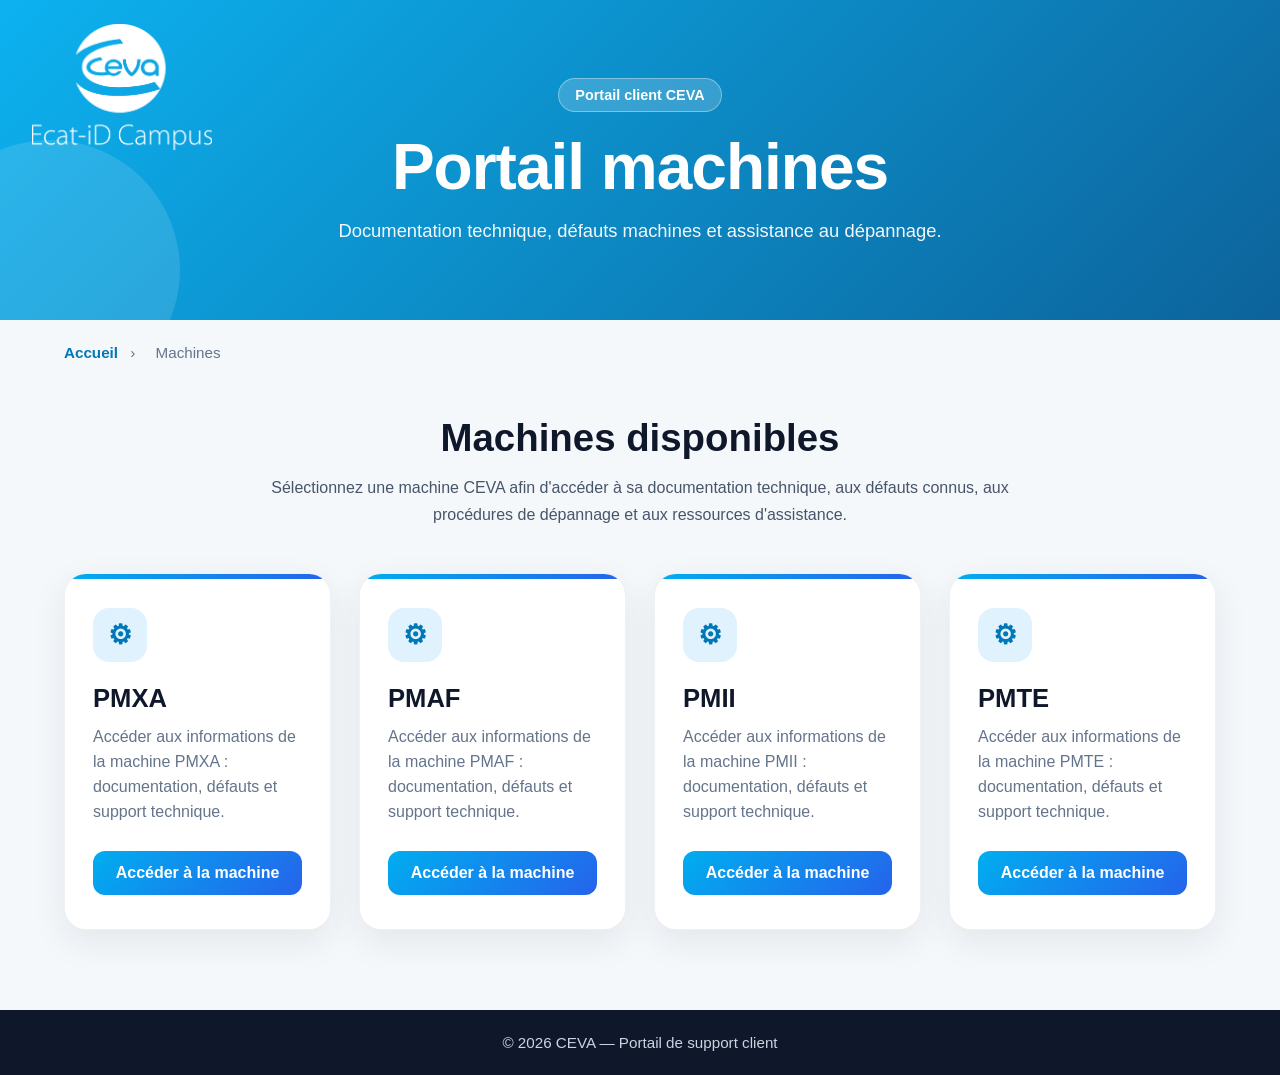
<file: index.html>
<!DOCTYPE html>
<html lang="fr">

<head>
    <meta charset="UTF-8">
    <meta name="viewport" content="width=device-width, initial-scale=1.0">
    <title>CEVA - Portail Machines</title>

    <link rel="stylesheet" href="UI/style.css">
</head>

<body>

<header class="hero">
    <img src="Pages/Images/CEVA logo Ecat iD campus-white.png" alt="Logo CEVA" class="logo-left">

    <div class="hero-content">
        <span class="badge">Portail client CEVA</span>
        <h1>Portail machines</h1>
        <p>Documentation technique, défauts machines et assistance au dépannage.</p>
    </div>
</header>

<nav class="breadcrumb">
    <a href="index.html">Accueil</a>
    <span>›</span>
    <span>Machines</span>
</nav>

<main>

    <section class="intro">
        <h2>Machines disponibles</h2>

        <p>
            Sélectionnez une machine CEVA afin d'accéder à sa documentation
            technique, aux défauts connus, aux procédures de dépannage et aux
            ressources d'assistance.
        </p>
    </section>

    <section class="cards">

        <div class="card">
            <span class="card-icon">⚙</span>
            <h3>PMXA</h3>
            <p>
                Accéder aux informations de la machine PMXA :
                documentation, défauts et support technique.
            </p>
            <a href="Pages/PMXA.html">Accéder à la machine</a>
        </div>

        <div class="card">
            <span class="card-icon">⚙</span>
            <h3>PMAF</h3>
            <p>
                Accéder aux informations de la machine PMAF :
                documentation, défauts et support technique.
            </p>
            <a href="Pages/PMAF.html">Accéder à la machine</a>
        </div>

        <div class="card">
            <span class="card-icon">⚙</span>
            <h3>PMII</h3>
            <p>
                Accéder aux informations de la machine PMII :
                documentation, défauts et support technique.
            </p>
            <a href="Pages/PMII.html">Accéder à la machine</a>
        </div>

        <div class="card">
            <span class="card-icon">⚙</span>
            <h3>PMTE</h3>
            <p>
                Accéder aux informations de la machine PMTE :
                documentation, défauts et support technique.
            </p>
            <a href="Pages/PMTE.html">Accéder à la machine</a>
        </div>

    </section>

</main>

<footer>
    © 2026 CEVA — Portail de support client
</footer>

</body>

</html>
</file>
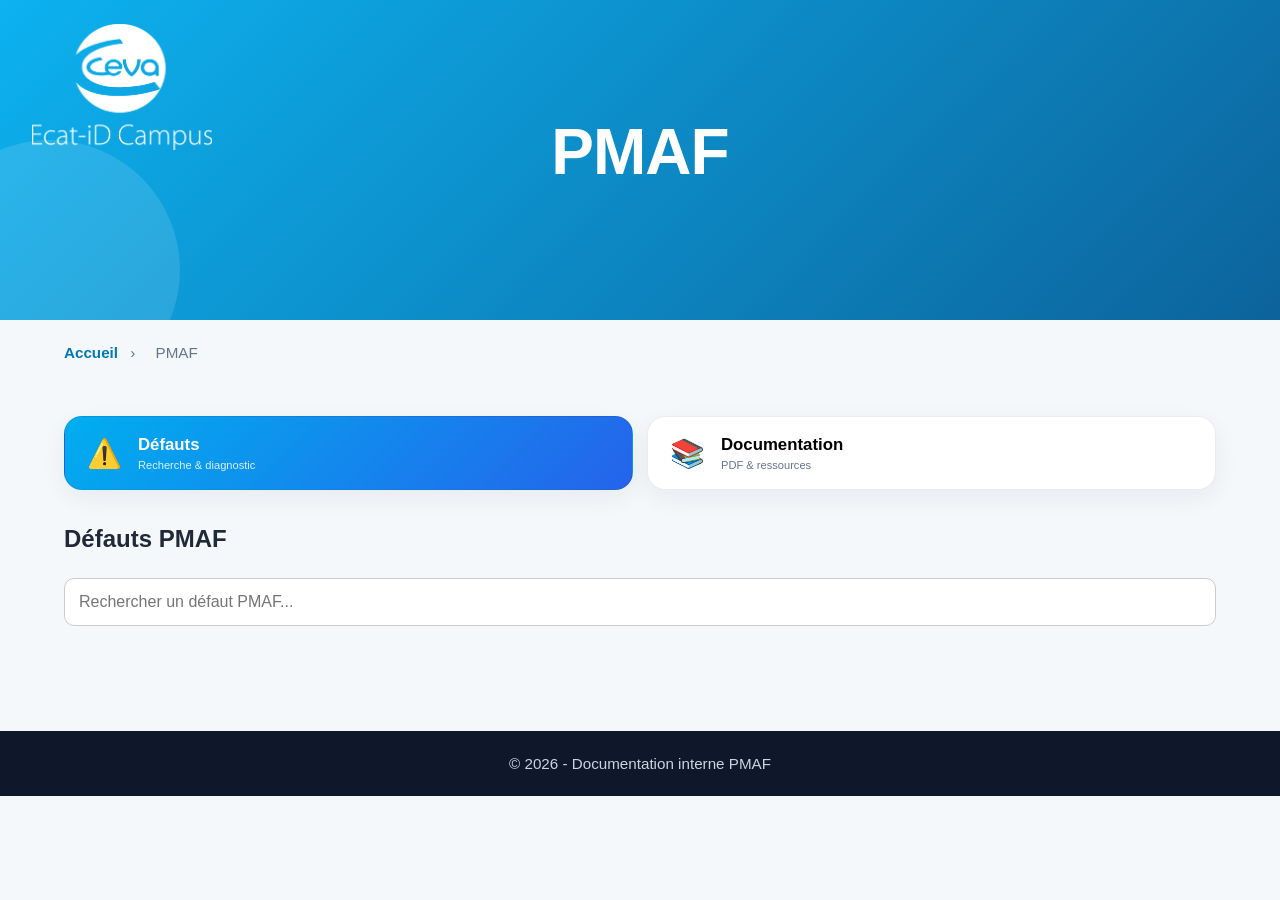
<file: Pages/PMAF.html>
<!DOCTYPE html>
<html lang="fr">

<head>
    <meta charset="UTF-8">
    <meta name="viewport" content="width=device-width, initial-scale=1.0">
    <title>PMAF</title>
    <link rel="stylesheet" href="../UI/style.css">
    <link rel="stylesheet" href="../UI/pmaf.css">
   

</head>

<body>

    <header class = "hero">
        <img src="./Images/CEVA logo Ecat iD campus-white.png" alt="Logo Ceva" class="logo-left">

        <h1>PMAF</h1>
    </header>

    <nav class="breadcrumb">
        <a href="../index.html">Accueil</a>
        <span>›</span>
        <span>PMAF</span>
    </nav>

    <main>

        <!-- ONGLET -->

<nav class="machine-nav">
    <button class="machine-nav-btn active" data-tab="defauts">
        <span class="nav-icon">⚠️</span>
        <span>
            <strong>Défauts</strong>
            <small>Recherche & diagnostic</small>
        </span>
    </button>

    <button class="machine-nav-btn" data-tab="documentation">
        <span class="nav-icon">📚</span>
        <span>
            <strong>Documentation</strong>
            <small>PDF & ressources</small>
        </span>
    </button>
</nav>

        <!-- DEFAUTS -->

        <section id="defauts" class="tab-content active">

            <h2>Défauts PMAF</h2>

            <input
                type="text"
                id="searchInput"
                placeholder="Rechercher un défaut PMAF..."
            >

            <div id="results"></div>

        </section>

        <!-- DOCUMENTATION -->

<section id="documentation" class="tab-content">

    <h2>Documentation</h2>

    <p>
        Documents techniques associés à la machine PMAF.
    </p>

    <div class="docs-list">

        <a href="../Documentation/PMAF/schema-electrique.pdf" class="doc-item" target="_blank">
            <div class="doc-icon">📘</div>
            <div class="doc-info">
                <h3>Schémas électriques</h3>
                <p>Documentation électrique PMAF</p>
            </div>
            <div class="doc-action">Ouvrir →</div>
        </a>

        <a href="../Documentation/PMAF/schema-pneumatique.pdf" class="doc-item" target="_blank">
            <div class="doc-icon">🛠️</div>
            <div class="doc-info">
                <h3>Schémas pneumatiques</h3>
                <p>Documentation pneumatique PMAF</p>
            </div>
            <div class="doc-action">Ouvrir →</div>
        </a>

        <a href="../Documentation/PMAF/notice-utilisateur.pdf" class="doc-item" target="_blank">
            <div class="doc-icon">📄</div>
            <div class="doc-info">
                <h3>Notice utilisateur</h3>
                <p>Guide utilisateur machine</p>
            </div>
            <div class="doc-action">Ouvrir →</div>
        </a>

        <a href="../Documentation/PMAF/pieces-detachees.pdf" class="doc-item" target="_blank">
            <div class="doc-icon">🔩</div>
            <div class="doc-info">
                <h3>Pièces détachées</h3>
                <p>Catalogue des pièces détachées</p>
            </div>
            <div class="doc-action">Ouvrir →</div>
        </a>

    </div>

</section>


        <div id="popupDefaut" class="popup-overlay">
            <div class="popup-content">
                <button class="popup-close" onclick="fermerPopupDefaut()">×</button>

                <h2 id="popupTitle"></h2>

                <p>
                    <strong>📌 TYPE :</strong>
                    <span id="popupType"></span>
                </p>

                <p>
                    <strong>⚠️ CAUSE :</strong><br>
                    <span id="popupCause"></span>
                </p>

                <p>
                    <strong>🔍 SOLUTION :</strong><br>
                    <span id="popupSolution"></span>
                </p>
            </div>
        </div>
    </main>

    <footer>
        <p>© 2026 - Documentation interne PMAF</p>
    </footer>

    <script src="../script/pmaf.js"></script>

</body>

</html>
</file>
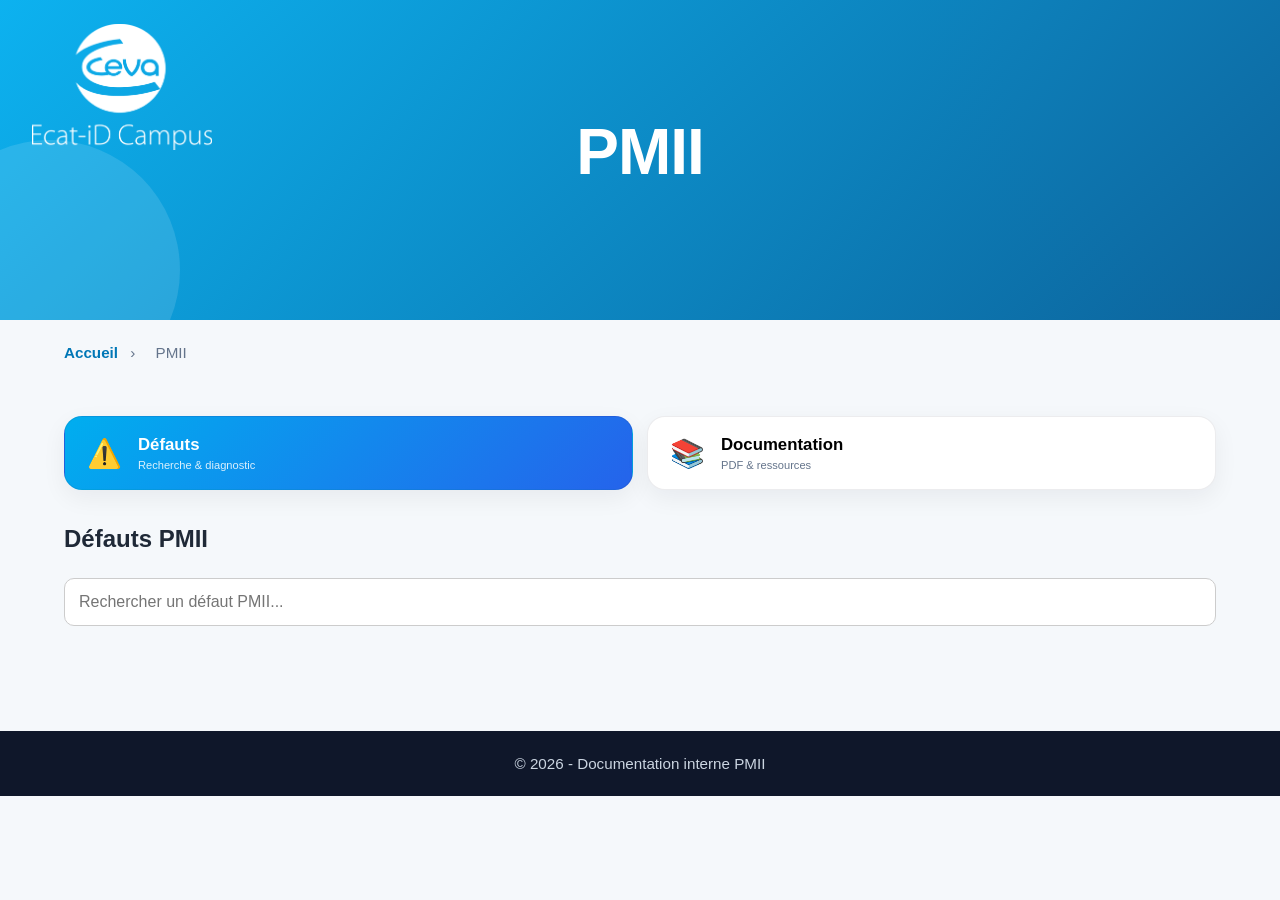
<file: Pages/PMII.html>
<!DOCTYPE html>
<html lang="fr">

<head>
    <meta charset="UTF-8">
    <meta name="viewport" content="width=device-width, initial-scale=1.0">
    <title>PMII</title>

    <link rel="stylesheet" href="../UI/style.css">
    <link rel="stylesheet" href="../UI/pmii.css">
</head>

<body>

<header class="hero">
    <img src="./Images/CEVA logo Ecat iD campus-white.png" alt="Logo Ceva" class="logo-left">
    <h1>PMII</h1>
</header>

<nav class="breadcrumb">
    <a href="../index.html">Accueil</a>
    <span>›</span>
    <span>PMII</span>
</nav>

<main>

<nav class="machine-nav">
    <button class="machine-nav-btn active" data-tab="defauts">
        <span class="nav-icon">⚠️</span>
        <span>
            <strong>Défauts</strong>
            <small>Recherche & diagnostic</small>
        </span>
    </button>

    <button class="machine-nav-btn" data-tab="documentation">
        <span class="nav-icon">📚</span>
        <span>
            <strong>Documentation</strong>
            <small>PDF & ressources</small>
        </span>
    </button>
</nav>
    <section id="defauts" class="tab-content active">
        <h2>Défauts PMII</h2>

        <input
            type="text"
            id="searchInput"
            placeholder="Rechercher un défaut PMII..."
        >

        <div id="results"></div>
    </section>

    <section id="documentation" class="tab-content">
        <h2>Documentation</h2>

        <p>
            Documents techniques associés à la machine PMII.
        </p>

        <div class="docs-list">

            <a href="../Documentation/PMII/schema-electrique.pdf" class="doc-item" target="_blank">
                <div class="doc-icon">📘</div>
                <div class="doc-info">
                    <h3>Schémas électriques</h3>
                    <p>Documentation électrique PMII</p>
                </div>
                <div class="doc-action">Ouvrir →</div>
            </a>

            <a href="../Documentation/PMII/schema-pneumatique.pdf" class="doc-item" target="_blank">
                <div class="doc-icon">🛠️</div>
                <div class="doc-info">
                    <h3>Schémas pneumatiques</h3>
                    <p>Documentation pneumatique PMII</p>
                </div>
                <div class="doc-action">Ouvrir →</div>
            </a>

            <a href="../Documentation/PMII/notice-utilisateur.pdf" class="doc-item" target="_blank">
                <div class="doc-icon">📄</div>
                <div class="doc-info">
                    <h3>Notice utilisateur</h3>
                    <p>Guide utilisateur machine</p>
                </div>
                <div class="doc-action">Ouvrir →</div>
            </a>

            <a href="../Documentation/PMII/pieces-detachees.pdf" class="doc-item" target="_blank">
                <div class="doc-icon">🔩</div>
                <div class="doc-info">
                    <h3>Pièces détachées</h3>
                    <p>Catalogue des pièces détachées</p>
                </div>
                <div class="doc-action">Ouvrir →</div>
            </a>

        </div>
    </section>

    <div id="popupDefaut" class="popup-overlay">
        <div class="popup-content">
            <button class="popup-close" onclick="fermerPopupDefaut()">×</button>

            <h2 id="popupTitle"></h2>

            <p>
                <strong>📌 TYPE :</strong>
                <span id="popupType"></span>
            </p>

            <p>
                <strong>⚠️ CAUSE :</strong><br>
                <span id="popupCause"></span>
            </p>

            <p>
                <strong>🔍 SOLUTION :</strong><br>
                <span id="popupSolution"></span>
            </p>
        </div>
    </div>

</main>

<footer>
    <p>© 2026 - Documentation interne PMII</p>
</footer>

<script src="../script/pmii.js"></script>

</body>
</html>
</file>
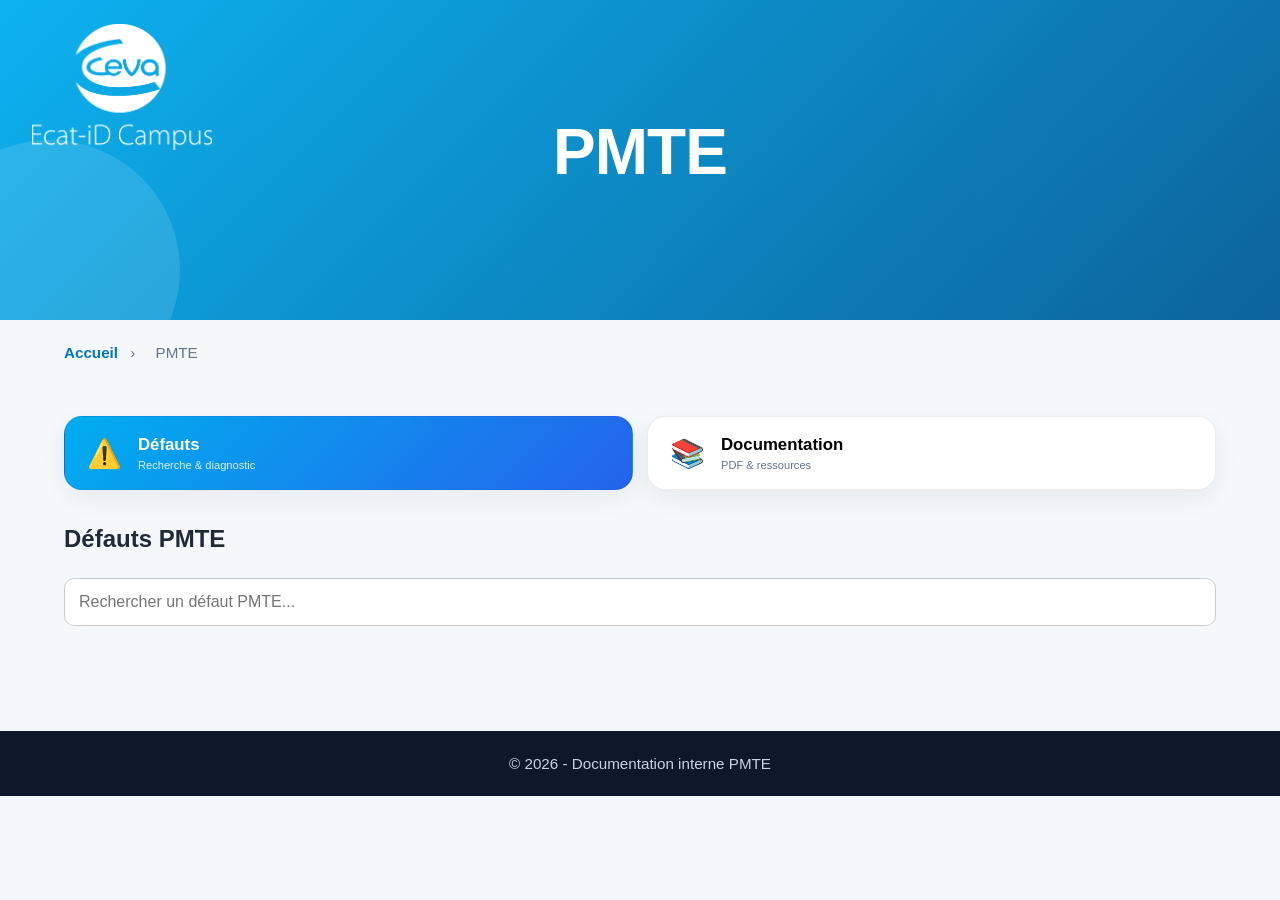
<file: Pages/PMTE.html>
<!DOCTYPE html>
<html lang="fr">

<head>
    <meta charset="UTF-8">
    <meta name="viewport" content="width=device-width, initial-scale=1.0">
    <title>PMTE</title>

    <link rel="stylesheet" href="../UI/style.css">
    <link rel="stylesheet" href="../UI/pmte.css">
</head>

<body>

<header class="hero">

    <img src="./Images/CEVA logo Ecat iD campus-white.png"
         alt="Logo CEVA"
         class="logo-left">

    <h1>PMTE</h1>

</header>

<nav class="breadcrumb">
    <a href="../index.html">Accueil</a>
    <span>›</span>
    <span>PMTE</span>
</nav>

<main>

<nav class="machine-nav">
    <button class="machine-nav-btn active" data-tab="defauts">
        <span class="nav-icon">⚠️</span>
        <span>
            <strong>Défauts</strong>
            <small>Recherche & diagnostic</small>
        </span>
    </button>

    <button class="machine-nav-btn" data-tab="documentation">
        <span class="nav-icon">📚</span>
        <span>
            <strong>Documentation</strong>
            <small>PDF & ressources</small>
        </span>
    </button>
</nav>

    <!-- DEFAUTS -->

    <section id="defauts"
             class="tab-content active">

        <h2>Défauts PMTE</h2>

        <input
            type="text"
            id="searchInput"
            placeholder="Rechercher un défaut PMTE..."
        >

        <div id="results"></div>

    </section>


    <!-- DOCUMENTATION -->

    <section id="documentation"
             class="tab-content">

        <h2>Documentation</h2>

        <p>
            Documents techniques associés à la machine PMTE.
        </p>


        <div class="docs-list">

            <a href="../Documentation/PMTE/schema-electrique.pdf"
               class="doc-item"
               target="_blank">

                <div class="doc-icon">📘</div>

                <div class="doc-info">
                    <h3>Schémas électriques</h3>
                    <p>Documentation électrique PMTE</p>
                </div>

                <div class="doc-action">
                    Ouvrir →
                </div>

            </a>


            <a href="../Documentation/PMTE/schema-pneumatique.pdf"
               class="doc-item"
               target="_blank">

                <div class="doc-icon">🛠️</div>

                <div class="doc-info">
                    <h3>Schémas pneumatiques</h3>
                    <p>Documentation pneumatique PMTE</p>
                </div>

                <div class="doc-action">
                    Ouvrir →
                </div>

            </a>


            <a href="../Documentation/PMTE/notice-utilisateur.pdf"
               class="doc-item"
               target="_blank">

                <div class="doc-icon">📄</div>

                <div class="doc-info">
                    <h3>Notice utilisateur</h3>
                    <p>Guide utilisateur machine</p>
                </div>

                <div class="doc-action">
                    Ouvrir →
                </div>

            </a>


            <a href="../Documentation/PMTE/pieces-detachees.pdf"
               class="doc-item"
               target="_blank">

                <div class="doc-icon">🔩</div>

                <div class="doc-info">
                    <h3>Pièces détachées</h3>
                    <p>Catalogue des pièces détachées</p>
                </div>

                <div class="doc-action">
                    Ouvrir →
                </div>

            </a>

        </div>

    </section>


    <!-- POPUP -->

    <div id="popupDefaut"
         class="popup-overlay">

        <div class="popup-content">

            <button class="popup-close"
                    onclick="fermerPopupDefaut()">
                ×
            </button>

            <h2 id="popupTitle"></h2>

            <p>
                <strong>📌 TYPE :</strong>
                <span id="popupType"></span>
            </p>

            <p>
                <strong>⚠️ CAUSE :</strong><br>
                <span id="popupCause"></span>
            </p>

            <p>
                <strong>🔍 SOLUTION :</strong><br>
                <span id="popupSolution"></span>
            </p>

        </div>

    </div>

</main>

<footer>
    <p>© 2026 - Documentation interne PMTE</p>
</footer>

<script src="../script/pmte.js"></script>

</body>
</html>
</file>
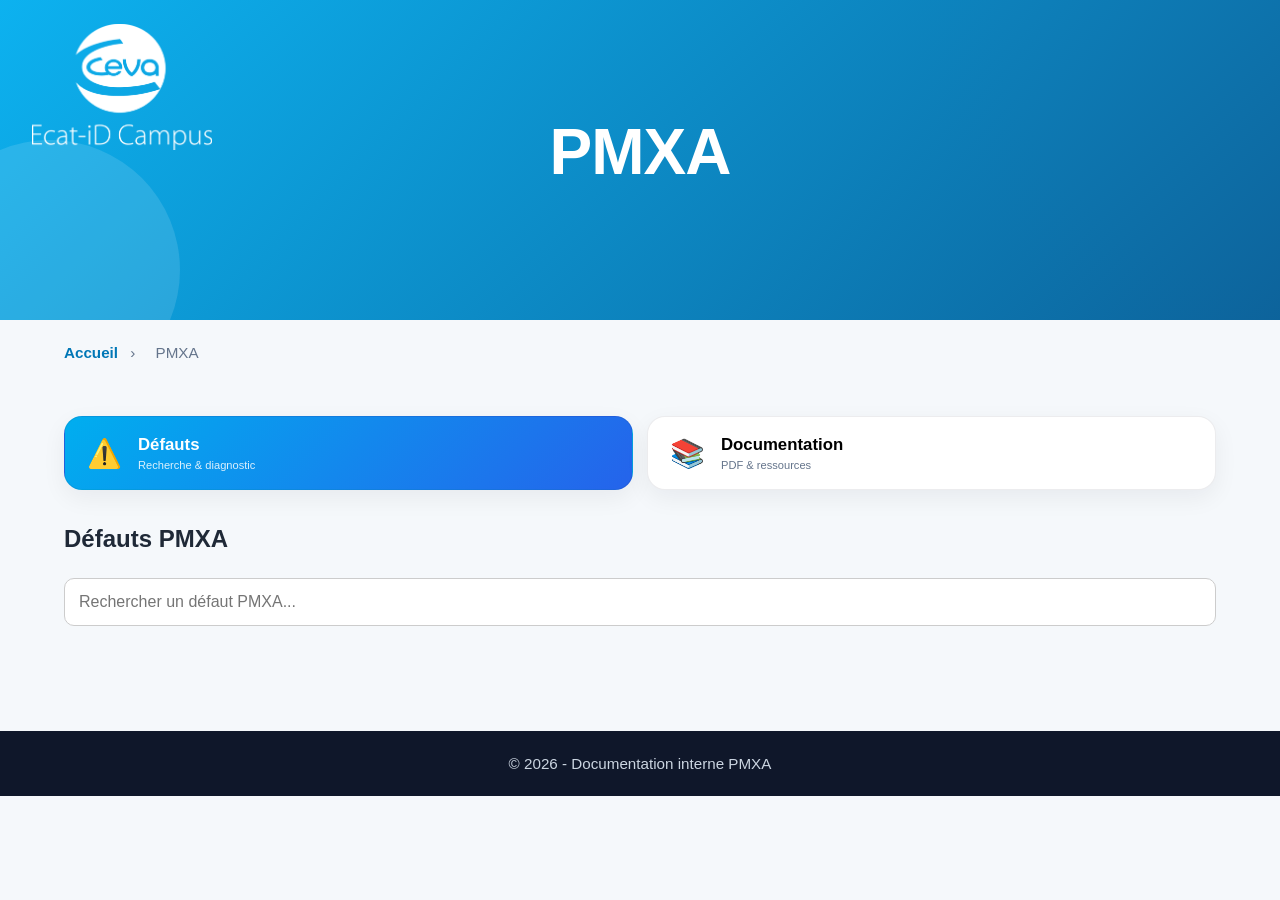
<file: Pages/PMXA.html>
<!DOCTYPE html>
<html lang="fr">

<head>
    <meta charset="UTF-8">
    <meta name="viewport" content="width=device-width, initial-scale=1.0">
    <title>PMXA</title>

    <link rel="stylesheet" href="../UI/style.css">
    <link rel="stylesheet" href="../UI/pmxa.css">

</head>

<body>

    <header class="hero">
        <img src="./Images/CEVA logo Ecat iD campus-white.png"
             alt="Logo Ceva"
             class="logo-left">

        <h1>PMXA</h1>
    </header>

    <nav class="breadcrumb">
        <a href="../index.html">Accueil</a>
        <span>›</span>
        <span>PMXA</span>
    </nav>

    <main>

        <!-- ONGLETS -->

<nav class="machine-nav">
    <button class="machine-nav-btn active" data-tab="defauts">
        <span class="nav-icon">⚠️</span>
        <span>
            <strong>Défauts</strong>
            <small>Recherche & diagnostic</small>
        </span>
    </button>

    <button class="machine-nav-btn" data-tab="documentation">
        <span class="nav-icon">📚</span>
        <span>
            <strong>Documentation</strong>
            <small>PDF & ressources</small>
        </span>
    </button>
</nav>

        <!-- DEFAUTS -->

        <section id="defauts" class="tab-content active">

            <h2>Défauts PMXA</h2>

            <input
                type="text"
                id="searchInput"
                placeholder="Rechercher un défaut PMXA..."
            >

            <div id="results"></div>

        </section>

 <!-- DOCUMENTATION -->

    <section id="documentation"
             class="tab-content">

        <h2>Documentation</h2>

        <p>
            Documents techniques associés à la machine PMTE.
        </p>


        <div class="docs-list">

            <a href="../Documentation/PMTE/schema-electrique.pdf"
               class="doc-item"
               target="_blank">

                <div class="doc-icon">📘</div>

                <div class="doc-info">
                    <h3>Schémas électriques</h3>
                    <p>Documentation électrique PMTE</p>
                </div>

                <div class="doc-action">
                    Ouvrir →
                </div>

            </a>


            <a href="../Documentation/PMTE/schema-pneumatique.pdf"
               class="doc-item"
               target="_blank">

                <div class="doc-icon">🛠️</div>

                <div class="doc-info">
                    <h3>Schémas pneumatiques</h3>
                    <p>Documentation pneumatique PMTE</p>
                </div>

                <div class="doc-action">
                    Ouvrir →
                </div>

            </a>


            <a href="../Documentation/PMTE/notice-utilisateur.pdf"
               class="doc-item"
               target="_blank">

                <div class="doc-icon">📄</div>

                <div class="doc-info">
                    <h3>Notice utilisateur</h3>
                    <p>Guide utilisateur machine</p>
                </div>

                <div class="doc-action">
                    Ouvrir →
                </div>

            </a>


            <a href="../Documentation/PMTE/pieces-detachees.pdf"
               class="doc-item"
               target="_blank">

                <div class="doc-icon">🔩</div>

                <div class="doc-info">
                    <h3>Pièces détachées</h3>
                    <p>Catalogue des pièces détachées</p>
                </div>

                <div class="doc-action">
                    Ouvrir →
                </div>

            </a>

        </div>

    </section>

        <!-- POPUP -->

        <div id="popupDefaut" class="popup-overlay">

            <div class="popup-content">

                <button class="popup-close"
                        onclick="fermerPopupDefaut()">
                    ×
                </button>

                <h2 id="popupTitle"></h2>

                <p>
                    <strong>📌 TYPE :</strong>
                    <span id="popupType"></span>
                </p>

                <p>
                    <strong>⚠️ CAUSE :</strong><br>
                    <span id="popupCause"></span>
                </p>

                <p>
                    <strong>🔍 SOLUTION :</strong><br>
                    <span id="popupSolution"></span>
                </p>

            </div>

        </div>

    </main>

    <footer>
        <p>© 2026 - Documentation interne PMXA</p>
    </footer>

    <script src="../script/pmxa.js"></script>

</body>
</html>
</file>
<file: UI/style.css>
* {
    margin: 0;
    padding: 0;
    box-sizing: border-box;
    font-family: "Segoe UI", Arial, Helvetica, sans-serif;
}

body {
    min-height: 100vh;
    background: #f5f8fb;
    color: #1f2937;
}

/* HEADER */

.hero {
    position: relative;
    min-height: 320px;
    background:
        linear-gradient(135deg, rgba(0, 174, 239, 0.95), rgba(0, 91, 150, 0.95)),
        radial-gradient(circle at top right, rgba(255,255,255,0.25), transparent 35%);
    color: white;
    display: flex;
    align-items: center;
    justify-content: center;
    text-align: center;
    padding: 50px 20px;
    overflow: hidden;
}

.hero::after {
    content: "";
    position: absolute;
    bottom: -80px;
    left: -80px;
    width: 260px;
    height: 260px;
    background: rgba(255,255,255,0.12);
    border-radius: 50%;
}

.logo-left {
    position: absolute;
    top: 24px;
    left: 32px;
    width: 180px;
    height: auto;
    object-fit: contain;
}

.hero-content {
    max-width: 800px;
    z-index: 1;
}

.badge {
    display: inline-block;
    margin-bottom: 18px;
    padding: 8px 16px;
    border-radius: 999px;
    background: rgba(255,255,255,0.18);
    border: 1px solid rgba(255,255,255,0.35);
    font-size: 0.9rem;
    font-weight: 600;
}

.hero h1 {
    font-size: clamp(2.3rem, 5vw, 4rem);
    margin-bottom: 16px;
    letter-spacing: -1px;
}

.hero p {
    font-size: 1.15rem;
    opacity: 0.95;
}

/* BREADCRUMB */

.breadcrumb {
    max-width: 1200px;
    margin: 24px auto 0;
    padding: 0 24px;
    font-size: 0.95rem;
    color: #64748b;
}

.breadcrumb a {
    color: #0077b6;
    text-decoration: none;
    font-weight: 700;
}

.breadcrumb a:hover {
    text-decoration: underline;
}

.breadcrumb span {
    margin: 0 8px;
}

/* MAIN */

main {
    max-width: 1200px;
    margin: auto;
    padding: 55px 24px 80px;
}

.intro {
    text-align: center;
    margin-bottom: 45px;
}

.intro h2 {
    font-size: clamp(1.8rem, 3vw, 2.4rem);
    margin-bottom: 14px;
    color: #0f172a;
}

.intro p {
    max-width: 760px;
    margin: auto;
    line-height: 1.7;
    color: #475569;
}

/* CARDS */

.cards {
    display: grid;
    grid-template-columns: repeat(auto-fit, minmax(240px, 1fr));
    gap: 28px;
}

.card {
    position: relative;
    background: white;
    border-radius: 22px;
    padding: 34px 28px;
    box-shadow: 0 12px 35px rgba(15, 23, 42, 0.08);
    border: 1px solid rgba(15, 23, 42, 0.06);
    transition: all 0.25s ease;
    overflow: hidden;
}

.card::before {
    content: "";
    position: absolute;
    inset: 0 0 auto 0;
    height: 5px;
    background: linear-gradient(90deg, #00AEEF, #2563eb);
}

.card:hover {
    transform: translateY(-8px);
    box-shadow: 0 22px 45px rgba(15, 23, 42, 0.14);
}

.card-icon {
    display: inline-flex;
    align-items: center;
    justify-content: center;
    width: 54px;
    height: 54px;
    margin-bottom: 22px;
    border-radius: 16px;
    background: #e0f2fe;
    color: #0077b6;
    font-size: 1.7rem;
    font-weight: bold;
}

.card h3 {
    font-size: 1.6rem;
    margin-bottom: 12px;
    color: #0f172a;
}

.card p {
    min-height: 90px;
    margin-bottom: 26px;
    color: #64748b;
    line-height: 1.55;
}

.card a {
    display: inline-flex;
    align-items: center;
    justify-content: center;
    width: 100%;
    text-decoration: none;
    background: linear-gradient(135deg, #00AEEF, #2563eb);
    color: white;
    padding: 13px 22px;
    border-radius: 12px;
    font-weight: 700;
    transition: all 0.25s ease;
}

.card a:hover {
    filter: brightness(1.05);
    transform: scale(1.02);
}

/* FOOTER */

footer {
    text-align: center;
    padding: 24px;
    background: #0f172a;
    color: #cbd5e1;
    font-size: 0.95rem;
}

/* RESPONSIVE */

@media (max-width: 768px) {
    .hero {
        min-height: 280px;
        padding-top: 110px;
    }

    .logo-left {
        width: 120px;
        left: 50%;
        transform: translateX(-50%);
    }

    main {
        padding-top: 40px;
    }

    .card {
        padding: 28px 22px;
    }
}
</file>
<file: UI/pmaf.css>
/* ================= ONGLETS ================= */

.tabs {
    display: flex;
    gap: 10px;
    margin-bottom: 30px;
}

.tab-btn {
    padding: 12px 20px;
    border: 1px solid #ddd;
    background: white;
    border-radius: 8px;
    cursor: pointer;
    transition: 0.2s;
    font-weight: bold;
}

.tab-btn:hover {
    background: #e2e8f0;
}

.tab-btn.active {
    background: #2563eb;
    color: white;
}

.tab-content {
    display: none;
}

.tab-content.active {
    display: block;
}

/* ================= RECHERCHE ================= */

#searchInput {
    width: 100%;
    padding: 14px;
    border-radius: 10px;
    border: 1px solid #ccc;
    margin: 25px 0;
    font-size: 16px;
}

#results {
    display: flex;
    flex-direction: column;
    gap: 20px;
}

.result-item {
    cursor: pointer;
    transition: 0.2s;
}

.result-item:hover {
    transform: translateY(-2px);
    background: #f8fafc;
}

/* ================= DOCUMENTATION LISTE ================= */

.docs-list {
    display: flex;
    flex-direction: column;
    gap: 15px;
    margin-top: 30px;
}

.doc-item {
    display: flex;
    align-items: center;
    gap: 20px;
    padding: 18px 24px;
    background: white;
    border-radius: 14px;
    text-decoration: none;
    color: #222;
    box-shadow: 0 2px 8px rgba(0,0,0,0.08);
    transition: 0.25s;
}

.doc-item:hover {
    transform: translateX(8px);
    box-shadow: 0 8px 18px rgba(0,0,0,0.12);
}

.doc-icon {
    font-size: 32px;
    width: 50px;
    text-align: center;
}

.doc-info {
    flex: 1;
}

.doc-info h3 {
    margin-bottom: 5px;
    color: #1e293b;
}

.doc-info p {
    color: #666;
    font-size: 14px;
}

.doc-action {
    color: #2563eb;
    font-weight: bold;
}

/* ================= POPUP ================= */

.popup-overlay {
    display: none;
    position: fixed;
    inset: 0;
    background: rgba(0,0,0,0.55);
    justify-content: center;
    align-items: center;
    z-index: 999;
    padding: 20px;
}

.popup-overlay.active {
    display: flex;
}

.popup-content {
    background: white;
    width: 100%;
    max-width: 700px;
    border-radius: 14px;
    padding: 30px;
    position: relative;
    box-shadow: 0 10px 30px rgba(0,0,0,0.25);
}

.popup-content h2 {
    color: #2563eb;
    margin-bottom: 20px;
}

.popup-content p {
    margin-bottom: 15px;
    line-height: 1.6;
}

.popup-close {
    position: absolute;
    top: 15px;
    right: 18px;
    border: none;
    background: transparent;
    font-size: 30px;
    cursor: pointer;
}

/* ================= RESPONSIVE ================= */

@media (max-width: 768px) {
    .tabs {
        flex-direction: column;
    }

    .doc-item {
        align-items: flex-start;
        gap: 15px;
    }

    .doc-action {
        display: none;
    }
}


.machine-nav {
    display: grid;
    grid-template-columns: repeat(2, 1fr);
    gap: 14px;
    margin-bottom: 35px;
}

.machine-nav-btn {
    display: flex;
    align-items: center;
    gap: 16px;

    padding: 18px 22px;

    background: white;
    border: 1px solid rgba(15, 23, 42, 0.08);
    border-radius: 18px;

    cursor: pointer;
    text-align: left;

    box-shadow: 0 8px 24px rgba(15, 23, 42, 0.06);
    transition: 0.25s ease;
}

.machine-nav-btn:hover {
    transform: translateY(-3px);
    box-shadow: 0 14px 32px rgba(15, 23, 42, 0.12);
}

.machine-nav-btn.active {
    background: linear-gradient(135deg, #00AEEF, #2563eb);
    color: white;
}

.machine-nav-btn strong {
    display: block;
    font-size: 1.05rem;
}

.machine-nav-btn small {
    display: block;
    margin-top: 4px;
    color: #64748b;
}

.machine-nav-btn.active small {
    color: rgba(255,255,255,0.85);
}

.nav-icon {
    font-size: 28px;
}

@media (max-width: 700px) {
    .machine-nav {
        grid-template-columns: 1fr;
    }
}
</file>
<file: UI/pmii.css>
@import url("pmaf.css");
</file>
<file: UI/pmte.css>
@import url("pmaf.css");
</file>
<file: UI/pmxa.css>
@import url("pmaf.css");
</file>
